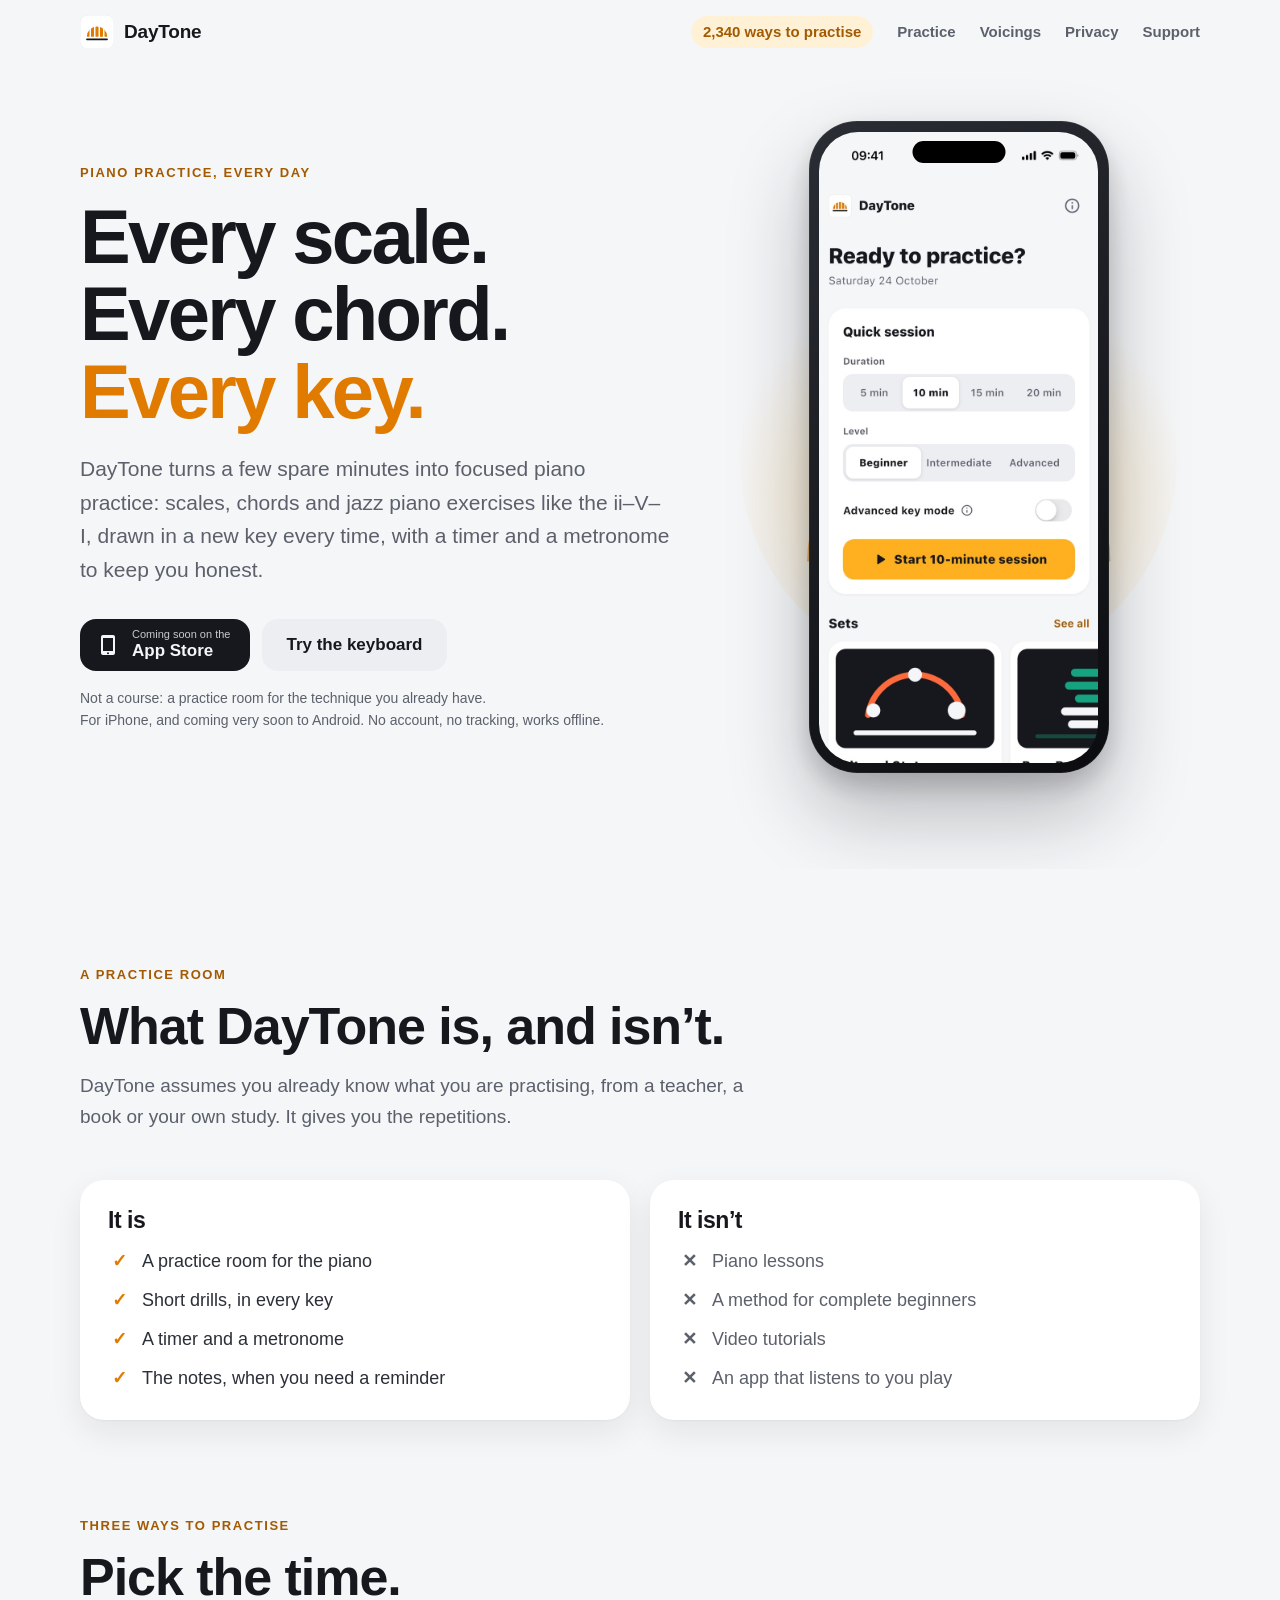
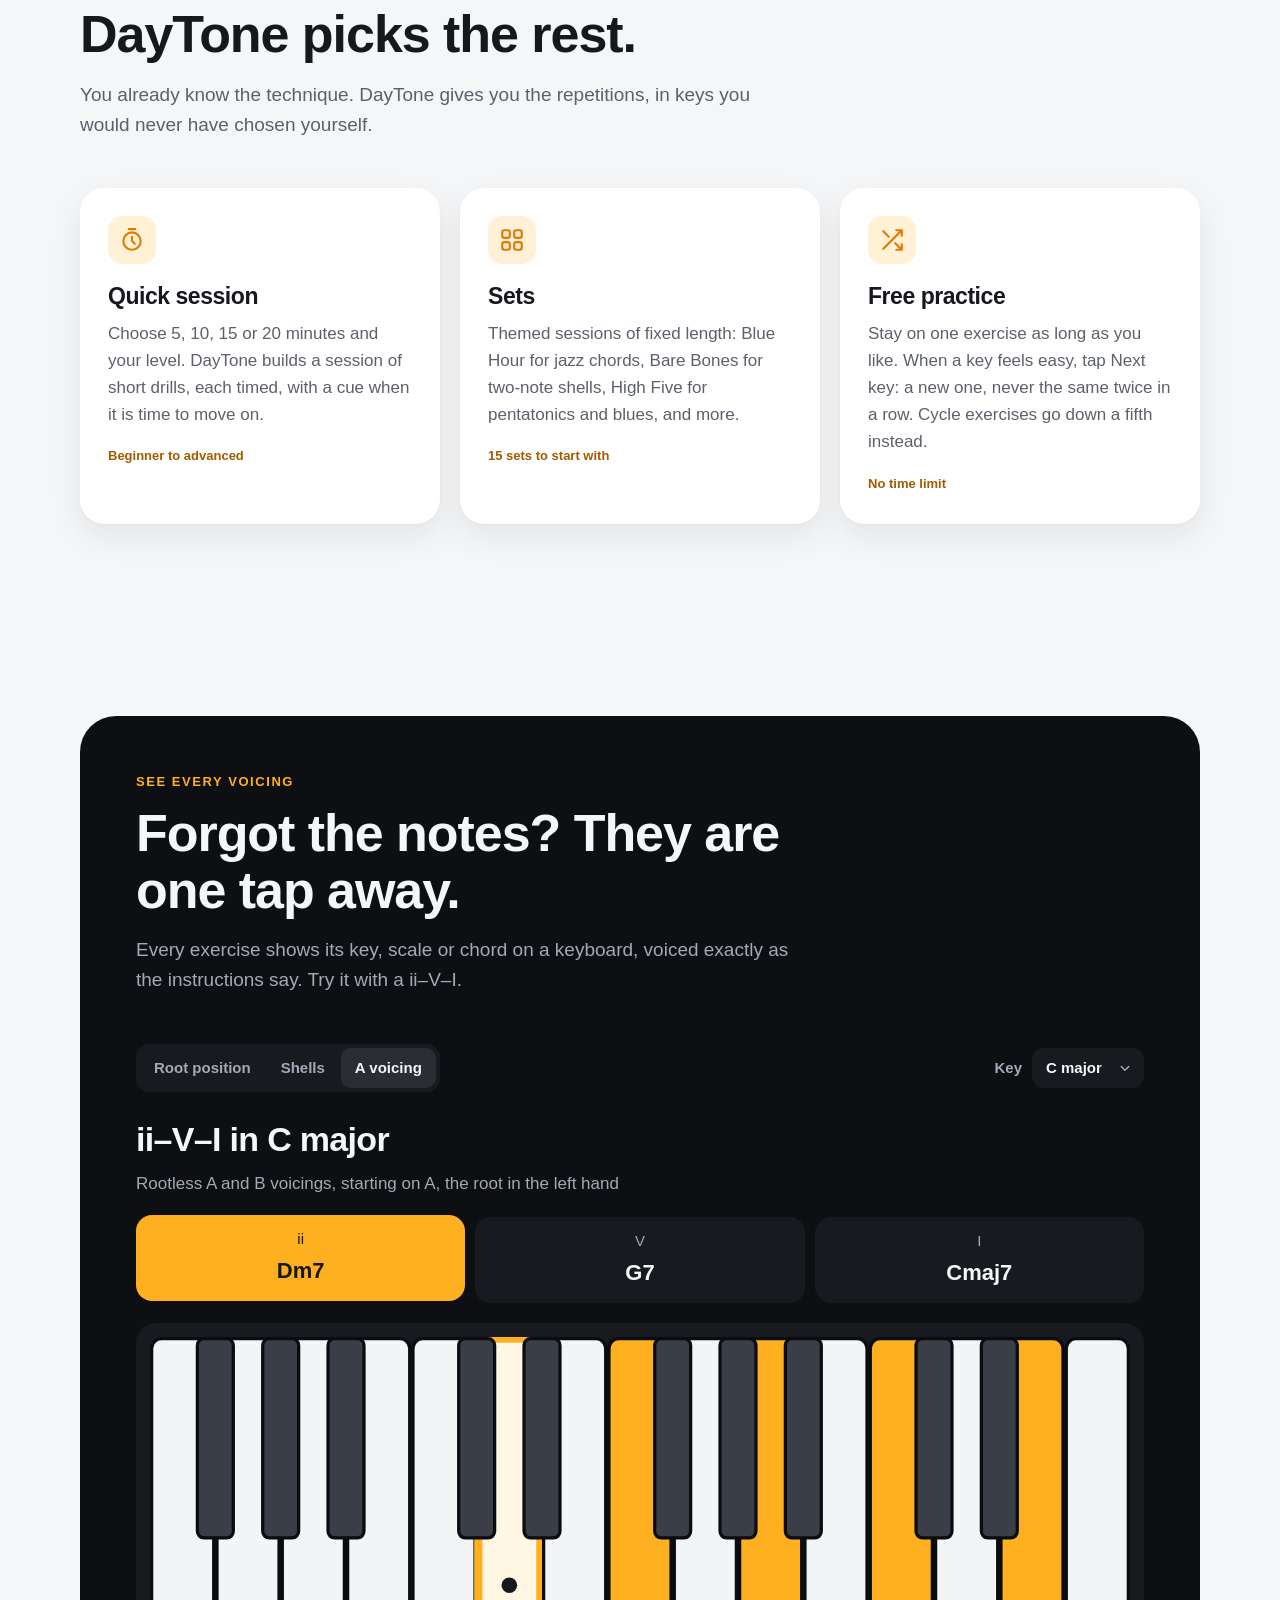
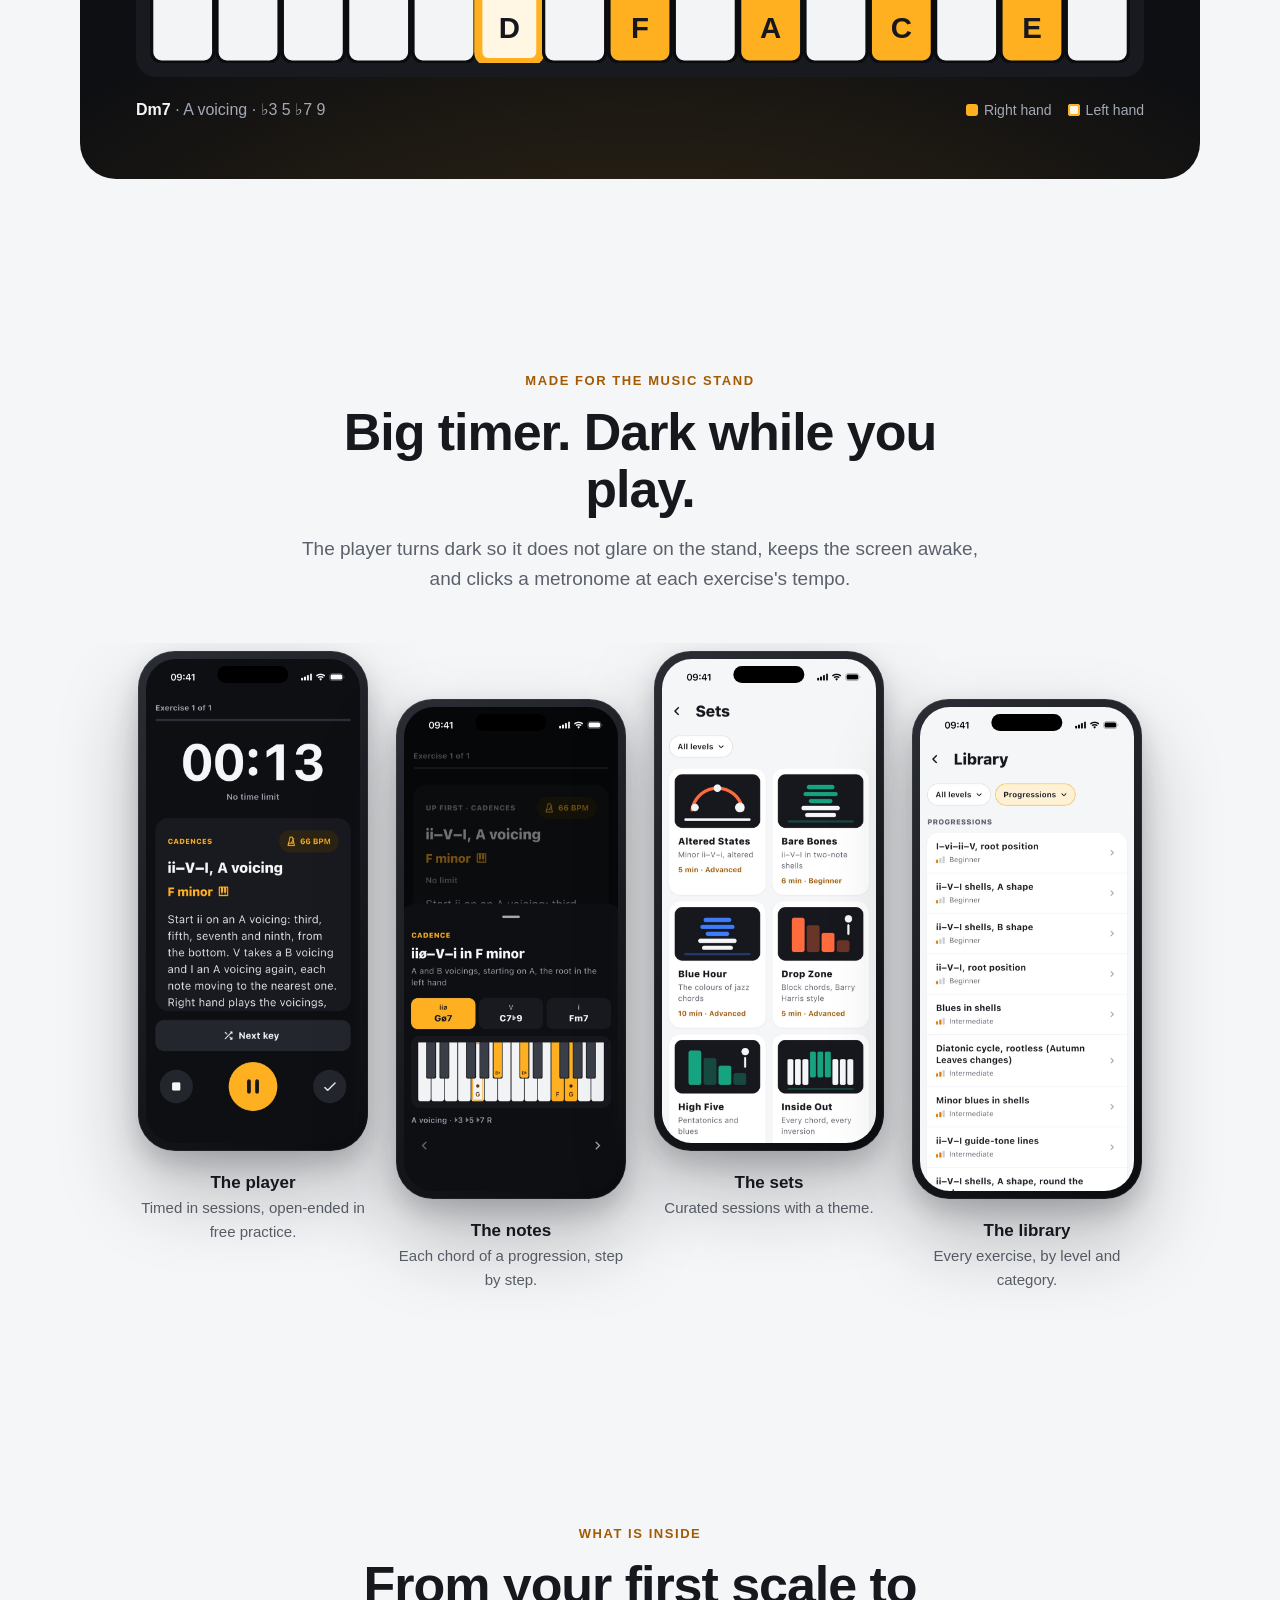
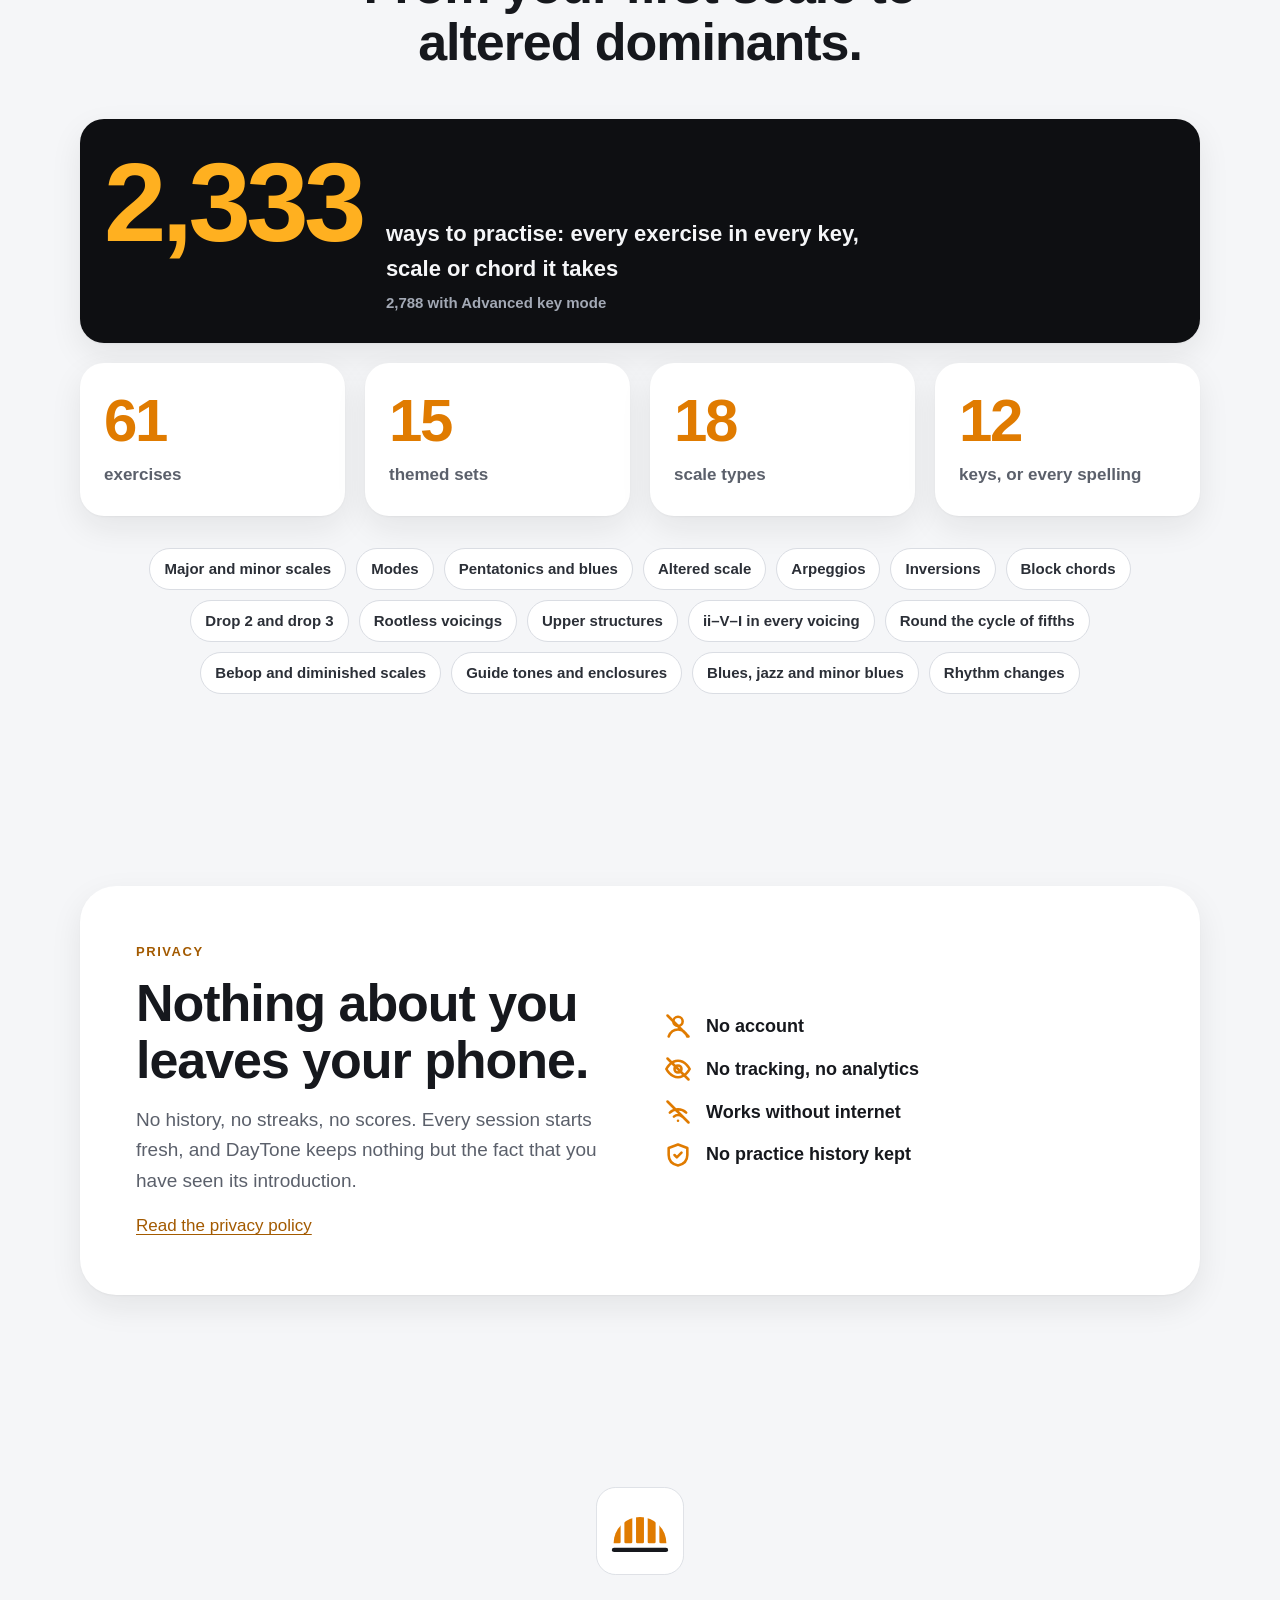
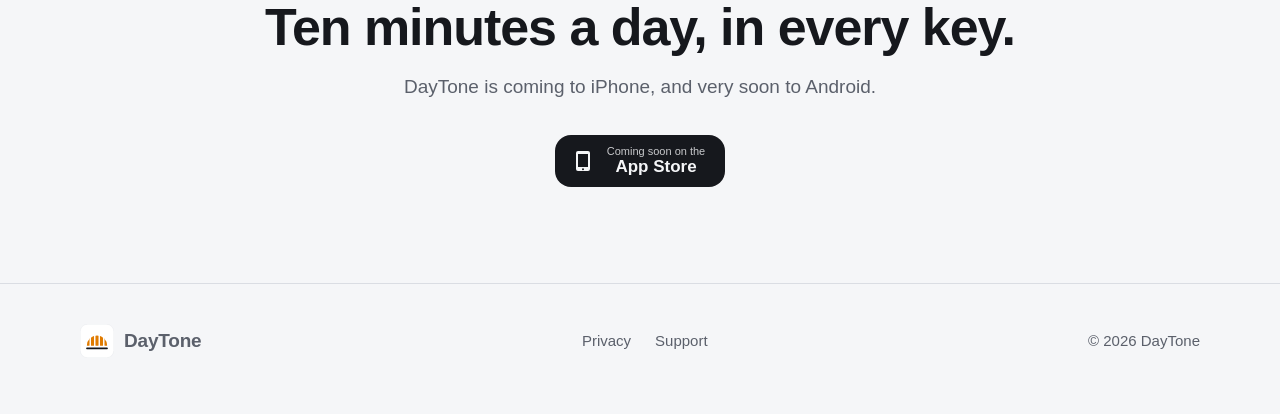
<file: index.html>
<!doctype html>
<html lang="en">
<head>
<meta charset="utf-8">
<meta name="viewport" content="width=device-width, initial-scale=1">
<title>DayTone · Piano practice app: scales, chords and ii–V–I in every key</title>
<meta name="description" content="DayTone is a daily piano practice app for iPhone: scales, arpeggios, chords and jazz piano exercises like the ii–V–I, in all 12 keys, with a timer and a metronome. No account, no tracking.">
<link rel="canonical" href="https://daytoneapp.com/">
<meta name="theme-color" content="#f5f6f8" media="(prefers-color-scheme: light)">
<meta name="theme-color" content="#0e0f12" media="(prefers-color-scheme: dark)">
<meta property="og:type" content="website">
<meta property="og:site_name" content="DayTone">
<meta property="og:url" content="https://daytoneapp.com/">
<meta property="og:title" content="DayTone · Daily piano practice, in every key">
<meta property="og:description" content="Scales, chords and jazz piano exercises like the ii–V–I, drawn in a new key every time. A few focused minutes a day.">
<meta property="og:image" content="https://daytoneapp.com/assets/img/og.png">
<meta property="og:image:width" content="1200">
<meta property="og:image:height" content="630">
<meta property="og:image:alt" content="DayTone: Every scale. Every chord. Every key. The app's player on an iPhone, showing a ii–V–I in A voicings.">
<meta name="twitter:card" content="summary_large_image">
<link rel="icon" href="assets/img/logo.svg" type="image/svg+xml">
<link rel="icon" href="assets/img/icon-192.png" type="image/png" sizes="192x192">
<link rel="apple-touch-icon" href="assets/img/apple-touch-icon.png">
<script type="application/ld+json">
{
  "@context": "https://schema.org",
  "@graph": [
    {
      "@type": "WebSite",
      "@id": "https://daytoneapp.com/#website",
      "name": "DayTone",
      "url": "https://daytoneapp.com/"
    },
    {
      "@type": "MobileApplication",
      "name": "DayTone",
      "url": "https://daytoneapp.com/",
      "operatingSystem": "iOS",
      "applicationCategory": "EducationalApplication",
      "description": "Daily piano practice: scales, arpeggios, chords, voicings and jazz progressions such as the ii–V–I and the blues, drawn in a new key every time, with a timer and a metronome.",
      "image": "https://daytoneapp.com/assets/img/icon-512.png",
      "screenshot": "https://daytoneapp.com/assets/img/screens/home.jpg"
    }
  ]
}
</script>
<link rel="stylesheet" href="assets/css/site.css">
<script>document.documentElement.classList.add('js');</script>
</head>
<body>
<a class="skip" href="#main">Skip to content</a>

<header class="nav">
  <div class="wrap nav__inner">
    <a class="brand" href="./" aria-label="DayTone home"><img src="assets/img/logo.svg" alt=""><span class="brand__name">DayTone</span></a>
    <nav class="nav__links" aria-label="Main">
      <a class="nav__count" href="#inside" title="Every exercise in every key, scale or chord it takes">2,340 ways to practise</a>
      <a class="nav__optional" href="#practice">Practice</a>
      <a class="nav__optional" href="#voicings">Voicings</a>
      <a class="nav__privacy" href="privacy/">Privacy</a>
      <a class="nav__support" href="support/">Support</a>
    </nav>
  </div>
</header>

<main id="main">

  <section class="hero">
    <div class="wrap hero__grid">
      <div>
        <p class="overline intro">Piano practice, every day</p>
        <h1 class="intro" style="--delay:.08s">Every scale.<br>Every chord.<br><em>Every key.</em></h1>
        <p class="hero__lede intro" style="--delay:.16s">DayTone turns a few spare minutes into focused piano practice: scales, chords and jazz piano exercises like the ii–V–I, drawn in a new key every time, with a timer and a metronome to keep you honest.</p>
        <div class="hero__actions intro" style="--delay:.24s">
          <a class="store-badge" href="#" aria-disabled="true" role="link" onclick="return false">
            <svg viewBox="0 0 24 24" aria-hidden="true"><path d="M7 2h10a2 2 0 0 1 2 2v16a2 2 0 0 1-2 2H7a2 2 0 0 1-2-2V4a2 2 0 0 1 2-2zm0 3v13h10V5H7zm5 14.25a1 1 0 1 0 0 2 1 1 0 0 0 0-2z"/></svg>
            <span><small>Coming soon on the</small><strong>App Store</strong></span>
          </a>
          <a class="button button--ghost" href="#voicings">Try the keyboard</a>
        </div>
        <p class="hero__note intro" style="--delay:.32s">Not a course: a practice room for the technique you already have.<br>For iPhone, and coming very soon to Android. No account, no tracking, works offline.</p>
      </div>
      <div class="hero__visual">
        <div class="sun" aria-hidden="true">
          <div class="sun__disc"></div>
          <div class="sun__keys"><span></span><span></span><span></span><span></span><span></span></div>
        </div>
        <div class="phone">
          <img src="assets/img/screens/home.jpg" width="720" height="1565" alt="The DayTone home screen: a quick session of 10 minutes at beginner level, ready to start, with sets below.">
        </div>
      </div>
    </div>
  </section>

  <section class="section section--tight" aria-labelledby="fit-title">
    <div class="wrap">
      <div class="section__head reveal">
        <p class="overline">A practice room</p>
        <h2 id="fit-title">What DayTone is, and isn’t.</h2>
        <p class="section__lede">DayTone assumes you already know what you are practising, from a teacher, a book or your own study. It gives you the repetitions.</p>
      </div>
      <div class="fit">
        <div class="fit__col fit__col--is reveal">
          <h3>It is</h3>
          <ul>
            <li>A practice room for the piano</li>
            <li>Short drills, in every key</li>
            <li>A timer and a metronome</li>
            <li>The notes, when you need a reminder</li>
          </ul>
        </div>
        <div class="fit__col fit__col--isnt reveal" style="--delay:.1s">
          <h3>It isn’t</h3>
          <ul>
            <li>Piano lessons</li>
            <li>A method for complete beginners</li>
            <li>Video tutorials</li>
            <li>An app that listens to you play</li>
          </ul>
        </div>
      </div>
    </div>
  </section>

  <section class="section" id="practice">
    <div class="wrap">
      <div class="section__head reveal">
        <p class="overline">Three ways to practise</p>
        <h2>Pick the time.<br>DayTone picks the rest.</h2>
        <p class="section__lede">You already know the technique. DayTone gives you the repetitions, in keys you would never have chosen yourself.</p>
      </div>
      <div class="ways">
        <article class="way reveal">
          <div class="way__icon" aria-hidden="true">
            <svg viewBox="0 0 24 24" fill="none" stroke="currentColor" stroke-width="2" stroke-linecap="round" stroke-linejoin="round"><circle cx="12" cy="13" r="8"/><path d="M12 9v4l2.5 2.5M9 2h6"/></svg>
          </div>
          <h3>Quick session</h3>
          <p>Choose 5, 10, 15 or 20 minutes and your level. DayTone builds a session of short drills, each timed, with a cue when it is time to move on.</p>
          <span class="way__tag">Beginner to advanced</span>
        </article>
        <article class="way reveal" style="--delay:.1s">
          <div class="way__icon" aria-hidden="true">
            <svg viewBox="0 0 24 24" fill="none" stroke="currentColor" stroke-width="2" stroke-linecap="round" stroke-linejoin="round"><rect x="3" y="3" width="7" height="7" rx="2"/><rect x="14" y="3" width="7" height="7" rx="2"/><rect x="3" y="14" width="7" height="7" rx="2"/><rect x="14" y="14" width="7" height="7" rx="2"/></svg>
          </div>
          <h3>Sets</h3>
          <p>Themed sessions of fixed length: Blue Hour for jazz chords, Bare Bones for two-note shells, High Five for pentatonics and blues, and more.</p>
          <span class="way__tag">15 sets to start with</span>
        </article>
        <article class="way reveal" style="--delay:.2s">
          <div class="way__icon" aria-hidden="true">
            <svg viewBox="0 0 24 24" fill="none" stroke="currentColor" stroke-width="2" stroke-linecap="round" stroke-linejoin="round"><path d="M16 3h5v5M4 20 21 3M21 16v5h-5M15 15l6 6M4 4l5 5"/></svg>
          </div>
          <h3>Free practice</h3>
          <p>Stay on one exercise as long as you like. When a key feels easy, tap Next key: a new one, never the same twice in a row. Cycle exercises go down a fifth instead.</p>
          <span class="way__tag">No time limit</span>
        </article>
      </div>
    </div>
  </section>

  <section class="section" id="voicings">
    <div class="wrap">
      <div class="stage reveal">
        <div class="section__head">
          <p class="overline">See every voicing</p>
          <h2>Forgot the notes? They are one tap away.</h2>
          <p class="section__lede">Every exercise shows its key, scale or chord on a keyboard, voiced exactly as the instructions say. Try it with a ii–V–I.</p>
        </div>

        <div class="demo" id="demo">
          <div class="demo__controls">
            <div class="segmented" role="group" aria-label="Voicing">
              <button type="button" data-voicing="root" aria-pressed="false">Root position</button>
              <button type="button" data-voicing="shells" aria-pressed="false">Shells</button>
              <button type="button" data-voicing="a" aria-pressed="true">A voicing</button>
            </div>
            <label class="demo__key">Key
              <select id="demo-key" aria-label="Key"></select>
            </label>
          </div>

          <div>
            <p class="demo__title" id="demo-title">ii–V–I in C major</p>
            <p class="demo__subtitle" id="demo-subtitle"></p>
          </div>

          <div class="chords" role="tablist" aria-label="Chords" id="demo-chords"></div>

          <div class="keyboard" id="demo-keyboard" aria-live="polite"></div>

          <div class="demo__formula">
            <span id="demo-formula"></span>
            <span class="legend" aria-hidden="true"><span><i></i>Right hand</span><span><i class="left"></i>Left hand</span></span>
          </div>
        </div>
      </div>
    </div>
  </section>

  <section class="section" aria-labelledby="screens-title">
    <div class="wrap section__head section__head--center reveal">
      <p class="overline">Made for the music stand</p>
      <h2 id="screens-title">Big timer. Dark while you play.</h2>
      <p class="section__lede">The player turns dark so it does not glare on the stand, keeps the screen awake, and clicks a metronome at each exercise's tempo.</p>
    </div>
    <div class="screens">
      <figure class="screen reveal">
        <div class="phone"><img src="assets/img/screens/player.jpg" width="720" height="1565" loading="lazy" alt="The player: a ii–V–I in A voicings in F minor, the clock counting up, a Next key button and the controls."></div>
        <figcaption><b>The player</b>Timed in sessions, open-ended in free practice.</figcaption>
      </figure>
      <figure class="screen reveal" style="--delay:.1s">
        <div class="phone"><img src="assets/img/screens/sheet.jpg" width="720" height="1565" loading="lazy" alt="The notes sheet: a iiø–V–i in F minor on a keyboard, the G half-diminished chord in an A voicing."></div>
        <figcaption><b>The notes</b>Each chord of a progression, step by step.</figcaption>
      </figure>
      <figure class="screen reveal" style="--delay:.2s">
        <div class="phone"><img src="assets/img/screens/sets.jpg" width="720" height="1565" loading="lazy" alt="The sets: Altered States, Bare Bones, Blue Hour, Drop Zone, High Five and Inside Out."></div>
        <figcaption><b>The sets</b>Curated sessions with a theme.</figcaption>
      </figure>
      <figure class="screen reveal" style="--delay:.3s">
        <div class="phone"><img src="assets/img/screens/library.jpg" width="720" height="1565" loading="lazy" alt="The library, filtered to progressions: ii–V–I shells and root position, the blues, the diatonic cycle and guide-tone lines."></div>
        <figcaption><b>The library</b>Every exercise, by level and category.</figcaption>
      </figure>
    </div>
  </section>

  <section class="section" id="inside">
    <div class="wrap">
      <div class="section__head section__head--center reveal">
        <p class="overline">What is inside</p>
        <h2>From your first scale to altered dominants.</h2>
      </div>
      <div class="numbers">
        <div class="number number--wide reveal"><strong data-count="2340">2,340</strong><span>ways to practise: every exercise in every key, scale or chord it takes<small>2,788 with Advanced key mode</small></span></div>
        <div class="number reveal"><strong data-count="61">61</strong><span>exercises</span></div>
        <div class="number reveal" style="--delay:.08s"><strong data-count="15">15</strong><span>themed sets</span></div>
        <div class="number reveal" style="--delay:.16s"><strong data-count="18">18</strong><span>scale types</span></div>
        <div class="number reveal" style="--delay:.24s"><strong data-count="12">12</strong><span>keys, or every spelling</span></div>
      </div>
      <div class="topics reveal" aria-label="Topics">
        <span>Major and minor scales</span><span>Modes</span><span>Pentatonics and blues</span><span>Altered scale</span>
        <span>Arpeggios</span><span>Inversions</span><span>Block chords</span><span>Drop 2 and drop 3</span>
        <span>Rootless voicings</span><span>Upper structures</span><span>ii–V–I in every voicing</span><span>Round the cycle of fifths</span>
        <span>Bebop and diminished scales</span><span>Guide tones and enclosures</span><span>Blues, jazz and minor blues</span><span>Rhythm changes</span>
      </div>
    </div>
  </section>

  <section class="section">
    <div class="wrap">
      <div class="promise reveal">
        <div>
          <p class="overline">Privacy</p>
          <h2>Nothing about you leaves your phone.</h2>
          <p class="section__lede">No history, no streaks, no scores. Every session starts fresh, and DayTone keeps nothing but the fact that you have seen its introduction.</p>
          <p style="margin-top:16px"><a href="privacy/">Read the privacy policy</a></p>
        </div>
        <ul class="promise__list">
          <li><svg viewBox="0 0 24 24" fill="none" stroke="currentColor" stroke-width="2.2" stroke-linecap="round" stroke-linejoin="round" aria-hidden="true"><circle cx="12" cy="8" r="4"/><path d="M4 21c1.5-4 4.5-6 8-6s6.5 2 8 6M3 3l18 18"/></svg>No account</li>
          <li><svg viewBox="0 0 24 24" fill="none" stroke="currentColor" stroke-width="2.2" stroke-linecap="round" stroke-linejoin="round" aria-hidden="true"><path d="M2 12s3.5-7 10-7 10 7 10 7-3.5 7-10 7S2 12 2 12z"/><circle cx="12" cy="12" r="3"/><path d="M3 3l18 18"/></svg>No tracking, no analytics</li>
          <li><svg viewBox="0 0 24 24" fill="none" stroke="currentColor" stroke-width="2.2" stroke-linecap="round" stroke-linejoin="round" aria-hidden="true"><path d="M5 12.5a10 10 0 0 1 14 0M8.5 16a5 5 0 0 1 7 0M12 19.5h.01M3 3l18 18"/></svg>Works without internet</li>
          <li><svg viewBox="0 0 24 24" fill="none" stroke="currentColor" stroke-width="2.2" stroke-linecap="round" stroke-linejoin="round" aria-hidden="true"><path d="M12 3 4 6v6c0 5 3.5 8 8 9 4.5-1 8-4 8-9V6l-8-3z"/><path d="M9 12l2 2 4-4"/></svg>No practice history kept</li>
        </ul>
      </div>
    </div>
  </section>

  <section class="section closing">
    <div class="wrap reveal">
      <img src="assets/img/logo.svg" alt="">
      <h2>Ten minutes a day, in every key.</h2>
      <p class="section__lede">DayTone is coming to iPhone, and very soon to Android.</p>
      <div class="hero__actions">
        <a class="store-badge" href="#" aria-disabled="true" role="link" onclick="return false">
          <svg viewBox="0 0 24 24" aria-hidden="true"><path d="M7 2h10a2 2 0 0 1 2 2v16a2 2 0 0 1-2 2H7a2 2 0 0 1-2-2V4a2 2 0 0 1 2-2zm0 3v13h10V5H7zm5 14.25a1 1 0 1 0 0 2 1 1 0 0 0 0-2z"/></svg>
          <span><small>Coming soon on the</small><strong>App Store</strong></span>
        </a>
      </div>
    </div>
  </section>

</main>

<footer class="footer">
  <div class="wrap footer__inner">
    <a class="brand" href="./"><img src="assets/img/logo.svg" alt="">DayTone</a>
    <nav aria-label="Footer">
      <a href="privacy/">Privacy</a>
      <a href="support/">Support</a>
    </nav>
    <span>© 2026 DayTone</span>
  </div>
</footer>

<script src="assets/js/voicings.js"></script>
<script src="assets/js/site.js"></script>
</body>
</html>
</file>
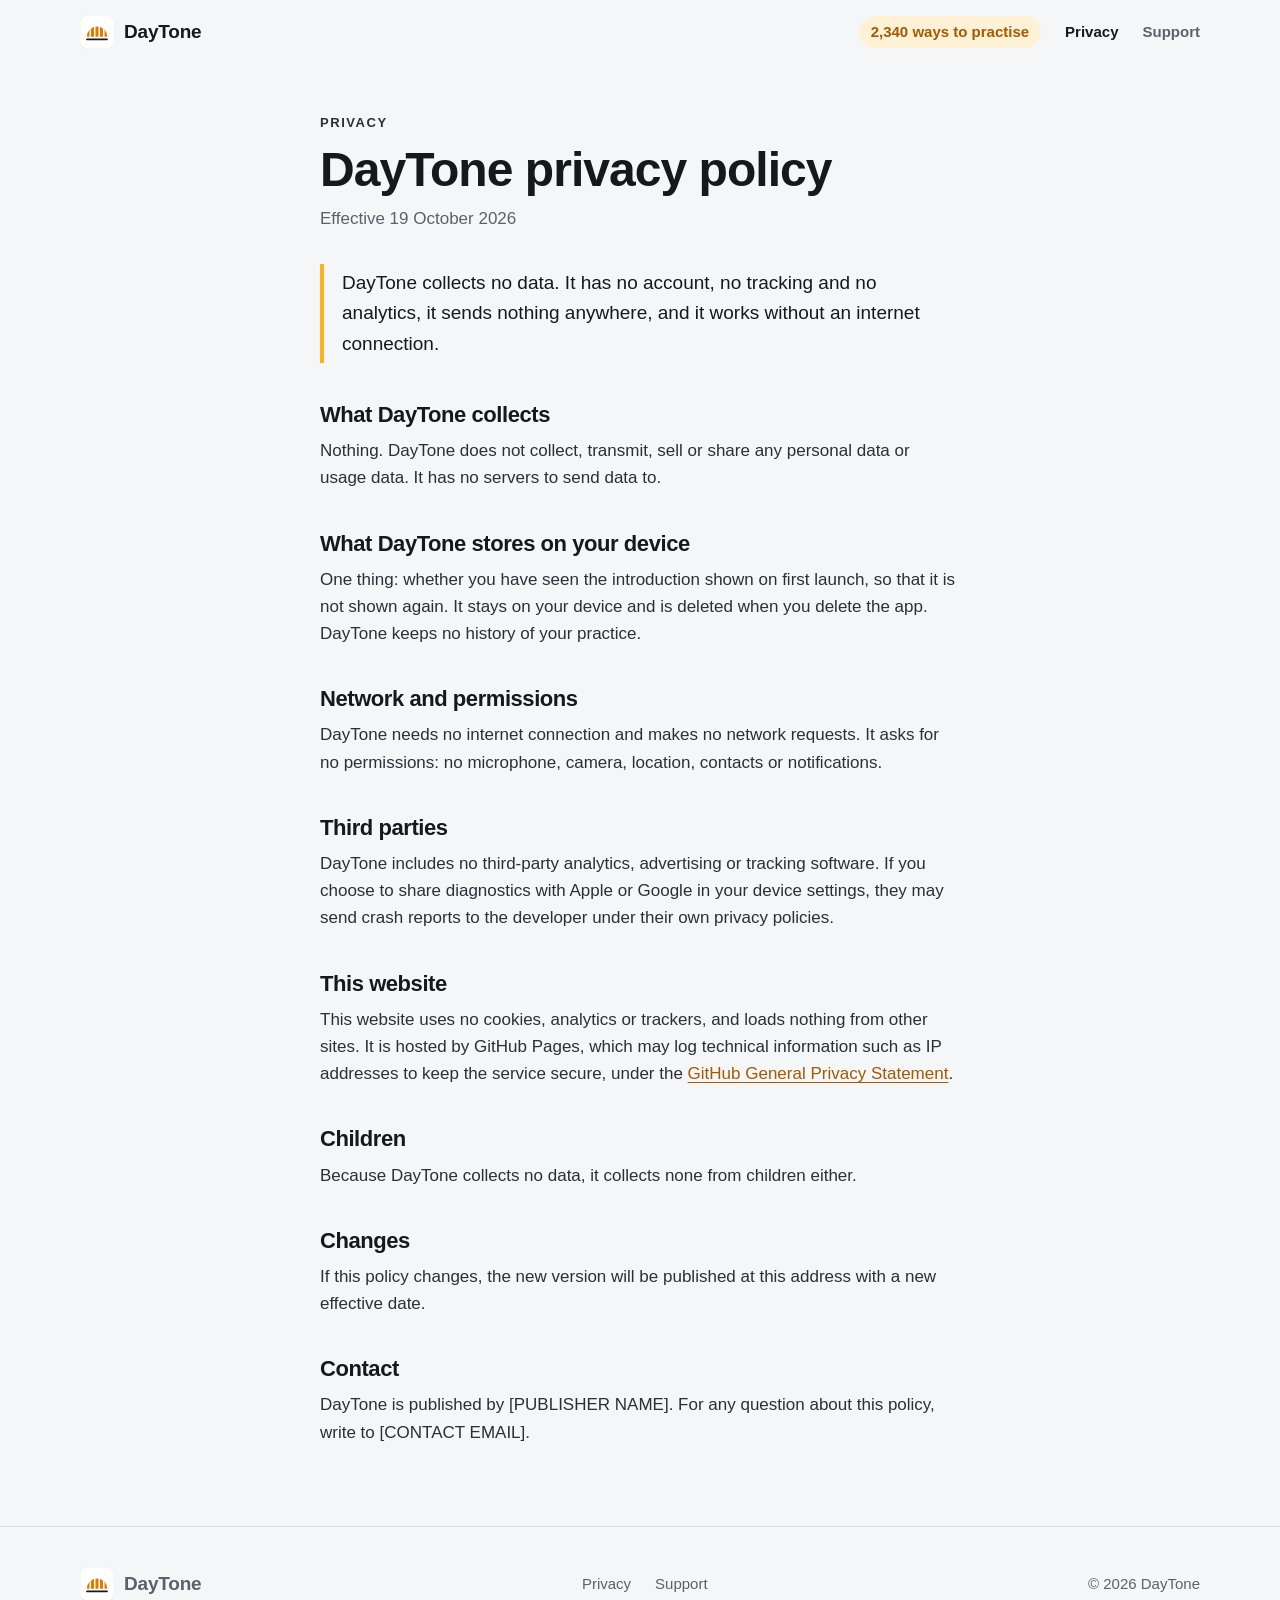
<file: privacy/index.html>
<!doctype html>
<html lang="en">
<head>
<meta charset="utf-8">
<meta name="viewport" content="width=device-width, initial-scale=1">
<title>Privacy policy · DayTone piano practice app</title>
<meta name="description" content="DayTone collects no data: no account, no tracking, no analytics, and it works without an internet connection.">
<meta name="theme-color" content="#f5f6f8" media="(prefers-color-scheme: light)">
<meta name="theme-color" content="#0e0f12" media="(prefers-color-scheme: dark)">
<link rel="canonical" href="https://daytoneapp.com/privacy/">
<meta property="og:type" content="website">
<meta property="og:site_name" content="DayTone">
<meta property="og:url" content="https://daytoneapp.com/privacy/">
<meta property="og:image" content="https://daytoneapp.com/assets/img/og.png">
<meta name="twitter:card" content="summary_large_image">
<link rel="icon" href="../assets/img/logo.svg" type="image/svg+xml">
<link rel="icon" href="../assets/img/icon-192.png" type="image/png" sizes="192x192">
<link rel="apple-touch-icon" href="../assets/img/apple-touch-icon.png">
<link rel="stylesheet" href="../assets/css/site.css">
</head>
<body>
<a class="skip" href="#main">Skip to content</a>

<header class="nav">
  <div class="wrap nav__inner">
    <a class="brand" href="../" aria-label="DayTone home"><img src="../assets/img/logo.svg" alt=""><span class="brand__name">DayTone</span></a>
    <nav class="nav__links" aria-label="Main">
      <a class="nav__count" href="../#inside" title="Every exercise in every key, scale or chord it takes">2,340 ways to practise</a>
      <a class="nav__privacy" href="./" aria-current="page">Privacy</a>
      <a class="nav__support" href="../support/">Support</a>
    </nav>
  </div>
</header>

<main id="main" class="doc">
  <p class="overline">Privacy</p>
  <h1>DayTone privacy policy</h1>
  <p class="meta">Effective 19 October 2026</p>

  <p class="summary">DayTone collects no data. It has no account, no tracking and no analytics, it
  sends nothing anywhere, and it works without an internet connection.</p>

  <h2>What DayTone collects</h2>
  <p>Nothing. DayTone does not collect, transmit, sell or share any personal data or usage data. It
  has no servers to send data to.</p>

  <h2>What DayTone stores on your device</h2>
  <p>One thing: whether you have seen the introduction shown on first launch, so that it is not
  shown again. It stays on your device and is deleted when you delete the app. DayTone keeps no
  history of your practice.</p>

  <h2>Network and permissions</h2>
  <p>DayTone needs no internet connection and makes no network requests. It asks for no
  permissions: no microphone, camera, location, contacts or notifications.</p>

  <h2>Third parties</h2>
  <p>DayTone includes no third-party analytics, advertising or tracking software. If you choose to
  share diagnostics with Apple or Google in your device settings, they may send crash reports to
  the developer under their own privacy policies.</p>

  <h2>This website</h2>
  <p>This website uses no cookies, analytics or trackers, and loads nothing from other sites. It is
  hosted by GitHub Pages, which may log technical information such as IP addresses to keep the
  service secure, under the
  <a href="https://docs.github.com/en/site-policy/privacy-policies/github-general-privacy-statement">GitHub
  General Privacy Statement</a>.</p>

  <h2>Children</h2>
  <p>Because DayTone collects no data, it collects none from children either.</p>

  <h2>Changes</h2>
  <p>If this policy changes, the new version will be published at this address with a new
  effective date.</p>

  <h2>Contact</h2>
  <p>DayTone is published by [PUBLISHER NAME]. For any question about this policy, write to
  [CONTACT EMAIL].</p>
</main>

<footer class="footer">
  <div class="wrap footer__inner">
    <a class="brand" href="../"><img src="../assets/img/logo.svg" alt="">DayTone</a>
    <nav aria-label="Footer">
      <a href="./">Privacy</a>
      <a href="../support/">Support</a>
    </nav>
    <span>© 2026 DayTone</span>
  </div>
</footer>
</body>
</html>
</file>
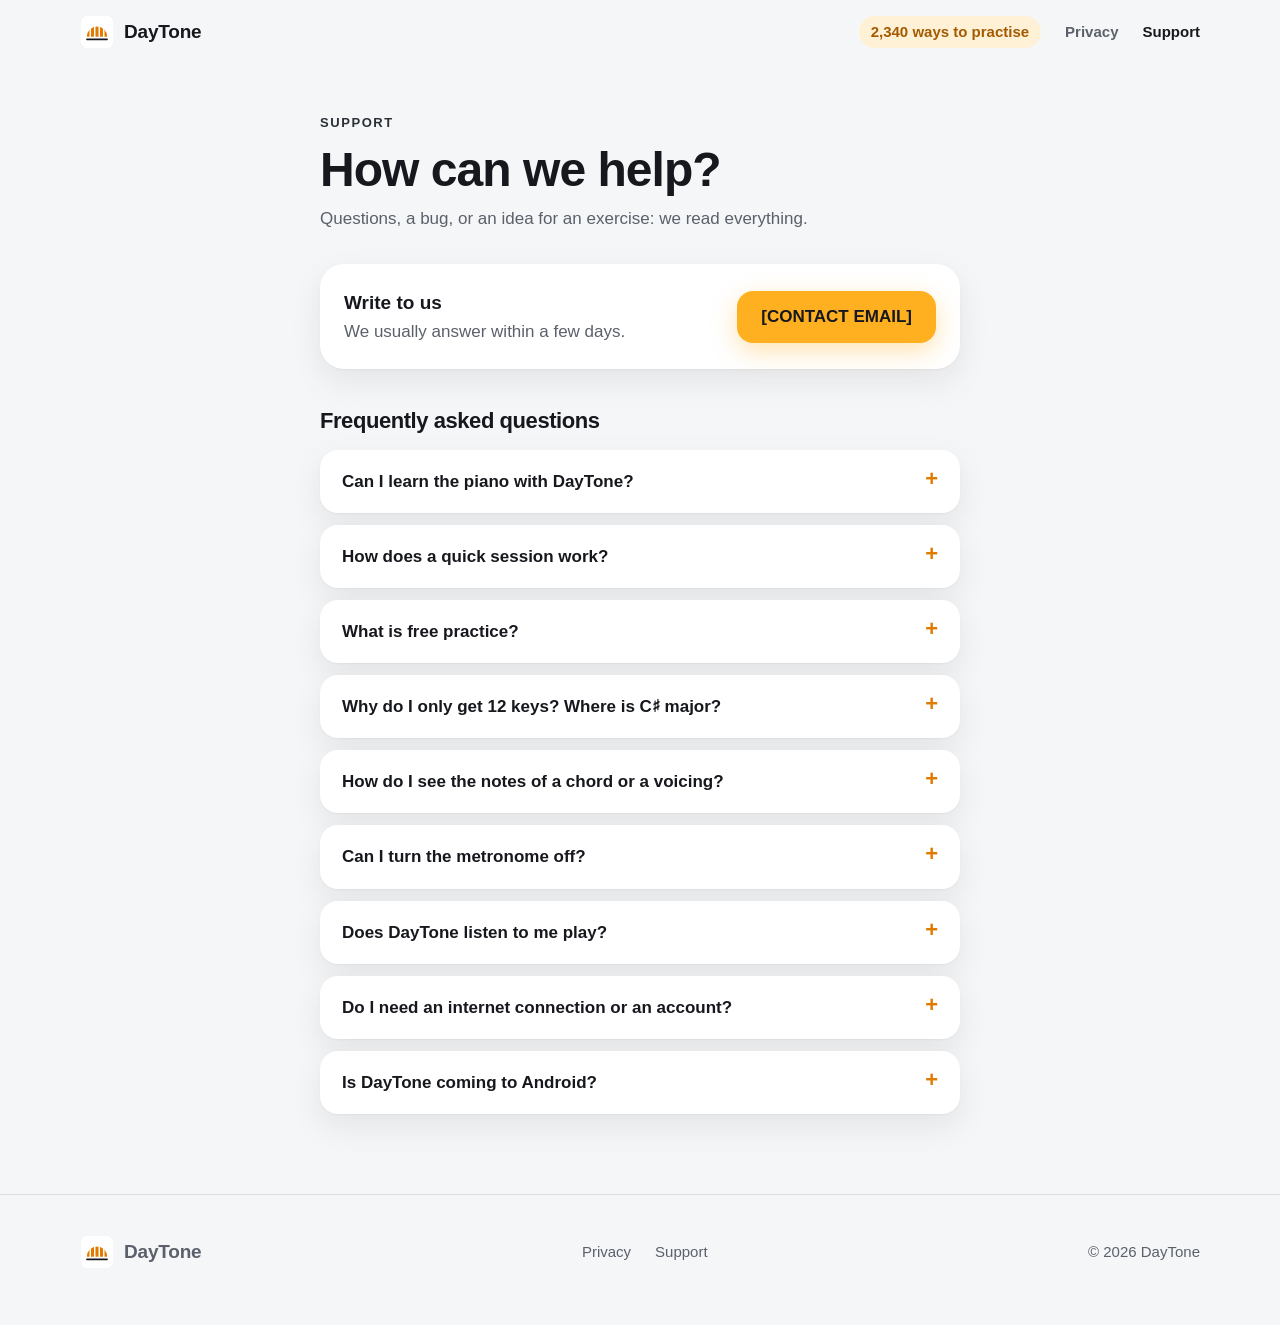
<file: support/index.html>
<!doctype html>
<html lang="en">
<head>
<meta charset="utf-8">
<meta name="viewport" content="width=device-width, initial-scale=1">
<title>Support and FAQ · DayTone piano practice app</title>
<meta name="description" content="Help with DayTone: how sessions, sets, free practice and keys work, and how to get in touch.">
<meta name="theme-color" content="#f5f6f8" media="(prefers-color-scheme: light)">
<meta name="theme-color" content="#0e0f12" media="(prefers-color-scheme: dark)">
<link rel="canonical" href="https://daytoneapp.com/support/">
<meta property="og:type" content="website">
<meta property="og:site_name" content="DayTone">
<meta property="og:url" content="https://daytoneapp.com/support/">
<meta property="og:image" content="https://daytoneapp.com/assets/img/og.png">
<meta name="twitter:card" content="summary_large_image">
<link rel="icon" href="../assets/img/logo.svg" type="image/svg+xml">
<link rel="icon" href="../assets/img/icon-192.png" type="image/png" sizes="192x192">
<link rel="apple-touch-icon" href="../assets/img/apple-touch-icon.png">
<link rel="stylesheet" href="../assets/css/site.css">
</head>
<body>
<a class="skip" href="#main">Skip to content</a>

<header class="nav">
  <div class="wrap nav__inner">
    <a class="brand" href="../" aria-label="DayTone home"><img src="../assets/img/logo.svg" alt=""><span class="brand__name">DayTone</span></a>
    <nav class="nav__links" aria-label="Main">
      <a class="nav__count" href="../#inside" title="Every exercise in every key, scale or chord it takes">2,340 ways to practise</a>
      <a class="nav__privacy" href="../privacy/">Privacy</a>
      <a class="nav__support" href="./" aria-current="page">Support</a>
    </nav>
  </div>
</header>

<main id="main" class="doc">
  <p class="overline">Support</p>
  <h1>How can we help?</h1>
  <p class="meta">Questions, a bug, or an idea for an exercise: we read everything.</p>

  <div class="contact">
    <p><strong>Write to us</strong>We usually answer within a few days.</p>
    <a class="button button--primary" href="mailto:[CONTACT EMAIL]">[CONTACT EMAIL]</a>
  </div>

  <h2>Frequently asked questions</h2>
  <div class="faq">
    <details>
      <summary>Can I learn the piano with DayTone?</summary>
      <p>No. DayTone is a practice room, not a course: it assumes you already know what you are
      practising, from a teacher, a book or your own study, and gives you the repetitions, in every
      key, a few focused minutes a day.</p>
    </details>
    <details>
      <summary>How does a quick session work?</summary>
      <p>Choose how long you have (5 to 20 minutes) and your level. DayTone picks exercises at
      that level, draws a key, scale or chord for each, and times them. A cue tells you when to move
      on. Tap Shuffle on the preview if you would like a different session.</p>
    </details>
    <details>
      <summary>What is free practice?</summary>
      <p>Open any exercise from the library and start free practice: there is no time limit, and
      the clock counts up. When the exercise is played in a key, tap Next key to move to another one,
      never the same twice in a row. Exercises that go round the cycle of fifths move down a fifth
      instead.</p>
    </details>
    <details>
      <summary>Why do I only get 12 keys? Where is C♯ major?</summary>
      <p>By default DayTone uses the 12 keys most players think in: C, D♭, D, E♭, E, F, G♭, G, A♭,
      A, B♭ and B. Turn on Advanced key mode, before a session, a set or an exercise, to add the
      other spellings, such as C♯ major or D♯ minor.</p>
    </details>
    <details>
      <summary>How do I see the notes of a chord or a voicing?</summary>
      <p>Tap the key, scale or chord name, next to the piano icon, before or during an exercise.
      The keyboard shows the notes as the exercise plays them; for a progression, step through each
      chord.</p>
    </details>
    <details>
      <summary>Can I turn the metronome off?</summary>
      <p>Yes: tap the tempo pill on the exercise card. It stays off for the rest of the session.</p>
    </details>
    <details>
      <summary>Does DayTone listen to me play?</summary>
      <p>No. DayTone never uses the microphone. It times your practice and shows you what to play;
      the listening is yours.</p>
    </details>
    <details>
      <summary>Do I need an internet connection or an account?</summary>
      <p>Neither. DayTone works entirely offline and has no account. See the
      <a href="../privacy/">privacy policy</a> for the details.</p>
    </details>
    <details>
      <summary>Is DayTone coming to Android?</summary>
      <p>Very soon. DayTone comes to iPhone first, and to Android shortly after.</p>
    </details>
  </div>
</main>

<footer class="footer">
  <div class="wrap footer__inner">
    <a class="brand" href="../"><img src="../assets/img/logo.svg" alt="">DayTone</a>
    <nav aria-label="Footer">
      <a href="../privacy/">Privacy</a>
      <a href="./">Support</a>
    </nav>
    <span>© 2026 DayTone</span>
  </div>
</footer>
</body>
</html>
</file>
<file: assets/css/site.css>
/* DayTone website: one stylesheet for every page. The colours are the app's
   (lib/src/ui/theme.dart in the app repo), light and dark. */

:root {
  --bg: #f5f6f8;
  --surface: #ffffff;
  --ink: #16181d;
  --ink-2: #5b606b;
  --ink-body: #2b2f37;
  --accent: #ffb020;
  --on-accent: #16181d;
  --accent-ink: #e07b00;
  --accent-text: #a35a00;
  --accent-tint: #fff1d6;
  --track: #eceef2;
  --border: #dadde3;
  --shadow: 0 1px 2px rgba(22, 24, 29, 0.04), 0 12px 32px rgba(22, 24, 29, 0.08);
  --stage: #0e0f12;
  --stage-surface: #181a1f;
  --stage-ink: #f5f6f8;
  --stage-ink-2: #a3a9b5;
  --radius: 24px;
  --page: 1120px;
  --gutter: 20px;
  color-scheme: light dark;
}

@media (prefers-color-scheme: dark) {
  :root {
    --bg: #0e0f12;
    --surface: #181a1f;
    --ink: #f5f6f8;
    --ink-2: #a3a9b5;
    --ink-body: #e4e6ea;
    --accent-ink: #ffb020;
    --accent-text: #ffb020;
    --accent-tint: #2b2414;
    --track: #23262d;
    --border: #2c3038;
    --shadow: 0 1px 2px rgba(0, 0, 0, 0.3), 0 12px 32px rgba(0, 0, 0, 0.35);
    --stage: #08090b;
    --stage-surface: #15171c;
  }
}

*,
*::before,
*::after {
  box-sizing: border-box;
}

html {
  -webkit-text-size-adjust: 100%;
  scroll-behavior: smooth;
}

body {
  margin: 0;
  background: var(--bg);
  color: var(--ink);
  font: 17px/1.6 -apple-system, BlinkMacSystemFont, "SF Pro Text", "Segoe UI", Roboto,
    "Helvetica Neue", Arial, sans-serif;
  -webkit-font-smoothing: antialiased;
  overflow-x: hidden;
}

img,
svg {
  display: block;
  max-width: 100%;
}

a {
  color: var(--accent-text);
  text-underline-offset: 3px;
}

h1,
h2,
h3 {
  margin: 0;
  font-family: -apple-system, BlinkMacSystemFont, "SF Pro Display", "Segoe UI", Roboto,
    "Helvetica Neue", Arial, sans-serif;
  letter-spacing: -0.02em;
  line-height: 1.1;
}

p {
  margin: 0;
}

:focus-visible {
  outline: 3px solid var(--accent);
  outline-offset: 3px;
  border-radius: 6px;
}

.skip {
  position: absolute;
  left: -999px;
  top: 8px;
  background: var(--surface);
  padding: 8px 12px;
  border-radius: 8px;
  z-index: 10;
}

.skip:focus {
  left: 8px;
}

.wrap {
  width: min(var(--page), 100% - 2 * var(--gutter));
  margin-inline: auto;
}

.overline {
  font-size: 13px;
  font-weight: 800;
  letter-spacing: 0.12em;
  text-transform: uppercase;
  color: var(--accent-text);
}

/* Navigation ------------------------------------------------------------ */

.nav {
  position: sticky;
  top: 0;
  z-index: 5;
  backdrop-filter: saturate(1.6) blur(14px);
  -webkit-backdrop-filter: saturate(1.6) blur(14px);
  background: color-mix(in srgb, var(--bg) 78%, transparent);
  border-bottom: 1px solid transparent;
  transition: border-color 0.2s;
}

.nav.is-scrolled {
  border-bottom-color: var(--border);
}

.nav__inner {
  display: flex;
  align-items: center;
  justify-content: space-between;
  height: 64px;
}

.brand {
  display: inline-flex;
  align-items: center;
  gap: 10px;
  color: var(--ink);
  text-decoration: none;
  font-weight: 800;
  font-size: 19px;
  letter-spacing: -0.01em;
}

.brand img {
  width: 34px;
  height: 34px;
}

.nav__links {
  display: flex;
  gap: 24px;
  font-size: 15px;
  font-weight: 600;
}

.nav__links a {
  color: var(--ink-2);
  text-decoration: none;
}

.nav__links a:hover,
.nav__links a[aria-current="page"] {
  color: var(--ink);
}

.nav__inner {
  gap: 16px;
}

/* The count of ways to practise, always in view in the bar. */
.nav__links .nav__count {
  padding: 4px 12px;
  border-radius: 999px;
  background: var(--accent-tint);
  color: var(--accent-text);
  font-weight: 800;
  white-space: nowrap;
  font-variant-numeric: tabular-nums;
}

.nav__links .nav__count:hover {
  color: var(--accent-text);
  background: color-mix(in srgb, var(--accent) 30%, var(--accent-tint));
}

.nav__links {
  align-items: center;
}

@media (max-width: 560px) {
  .nav__links {
    gap: 16px;
  }

  .nav__links .nav__optional {
    display: none;
  }
}

.nav .brand {
  flex: none;
}

/* On small phones the bar keeps the count; Privacy and Support stay in
   the footer of every page. */
@media (max-width: 400px) {
  .nav__links .nav__privacy {
    display: none;
  }
}

@media (max-width: 340px) {
  .nav__links .nav__support {
    display: none;
  }
}

/* On the narrowest screens the logo alone stands for the name. */
@media (max-width: 340px) {
  .nav .brand__name {
    display: none;
  }
}

/* Buttons --------------------------------------------------------------- */

.button {
  display: inline-flex;
  align-items: center;
  justify-content: center;
  gap: 10px;
  min-height: 52px;
  padding: 0 24px;
  border-radius: 16px;
  border: 0;
  font: inherit;
  font-weight: 800;
  font-size: 17px;
  text-decoration: none;
  cursor: pointer;
  transition: transform 0.15s, box-shadow 0.15s, background 0.15s;
}

.button--primary {
  background: var(--accent);
  color: var(--on-accent);
  box-shadow: 0 8px 24px rgba(255, 176, 32, 0.35);
}

.button--primary:hover {
  transform: translateY(-1px);
  box-shadow: 0 12px 28px rgba(255, 176, 32, 0.45);
}

.button--ghost {
  background: var(--track);
  color: var(--ink);
}

.button--ghost:hover {
  transform: translateY(-1px);
}

.store-badge {
  display: inline-flex;
  align-items: center;
  gap: 12px;
  min-height: 52px;
  padding: 0 20px 0 16px;
  border-radius: 16px;
  background: var(--ink);
  color: var(--bg);
  text-decoration: none;
  line-height: 1.15;
}

.store-badge svg {
  width: 24px;
  height: 24px;
  fill: currentColor;
}

.store-badge small {
  display: block;
  font-size: 11px;
  opacity: 0.8;
}

.store-badge strong {
  display: block;
  font-size: 17px;
}

.store-badge[aria-disabled="true"] {
  cursor: default;
}

/* Hero ------------------------------------------------------------------ */

.hero {
  position: relative;
  padding: 56px 0 96px;
  overflow: hidden;
}

.hero__grid {
  display: grid;
  grid-template-columns: 1.1fr 0.9fr;
  align-items: center;
  gap: 48px;
}

.hero h1 {
  font-size: clamp(44px, 7vw, 76px);
  font-weight: 800;
  letter-spacing: -0.035em;
  line-height: 1.02;
  margin: 14px 0 22px;
}

.hero h1 em {
  font-style: normal;
  color: var(--accent-ink);
}

.hero__lede {
  font-size: clamp(18px, 2.2vw, 21px);
  color: var(--ink-2);
  max-width: 34em;
}

.hero__actions {
  display: flex;
  flex-wrap: wrap;
  gap: 12px;
  margin-top: 32px;
}

.hero__note {
  margin-top: 16px;
  font-size: 14px;
  color: var(--ink-2);
}

.hero__visual {
  position: relative;
  display: grid;
  place-items: center;
  min-height: 560px;
}

/* The logo's sun: five keys rising over a horizon, behind the phone. */
.sun {
  position: absolute;
  inset: 50% auto auto 50%;
  width: min(520px, 110vw);
  aspect-ratio: 1;
  transform: translate(-50%, -48%);
  pointer-events: none;
}

.sun__disc {
  position: absolute;
  inset: 8%;
  border-radius: 50%;
  background: radial-gradient(circle at 50% 60%, rgba(255, 176, 32, 0.38), rgba(255, 176, 32, 0) 68%);
  animation: breathe 7s ease-in-out infinite;
}

.sun__keys {
  position: absolute;
  inset: 18% 18% 30%;
  display: flex;
  justify-content: space-between;
  align-items: flex-end;
  clip-path: circle(50% at 50% 100%);
  opacity: 0.55;
}

.sun__keys span {
  width: 13%;
  height: 100%;
  border-radius: 6px 6px 0 0;
  background: linear-gradient(var(--accent), var(--accent-ink));
  transform-origin: bottom;
  animation: rise 1.4s cubic-bezier(0.2, 0.8, 0.2, 1) both;
}

.sun__keys span:nth-child(2) { animation-delay: 0.08s; }
.sun__keys span:nth-child(3) { animation-delay: 0.16s; }
.sun__keys span:nth-child(4) { animation-delay: 0.24s; }
.sun__keys span:nth-child(5) { animation-delay: 0.32s; }

@keyframes rise {
  from { transform: scaleY(0); }
  to { transform: scaleY(1); }
}

@keyframes breathe {
  0%, 100% { transform: scale(1); opacity: 1; }
  50% { transform: scale(1.06); opacity: 0.85; }
}

@media (max-width: 880px) {
  .hero {
    padding-top: 32px;
  }

  .hero__grid {
    grid-template-columns: 1fr;
    gap: 24px;
  }

  .hero__visual {
    min-height: 0;
    padding: 24px 0 8px;
  }
}

/* Phones ---------------------------------------------------------------- */

.phone {
  position: relative;
  width: var(--phone-w, 290px);
  aspect-ratio: 1206 / 2622;
  border-radius: calc(var(--phone-w, 290px) * 0.16);
  padding: calc(var(--phone-w, 290px) * 0.035);
  background: linear-gradient(145deg, #2a2d34, #0b0c0f);
  box-shadow:
    0 0 0 1px rgba(255, 255, 255, 0.06) inset,
    0 40px 80px rgba(22, 24, 29, 0.28),
    0 12px 24px rgba(22, 24, 29, 0.18);
  flex: none;
}

.phone img {
  width: 100%;
  height: 100%;
  object-fit: cover;
  border-radius: calc(var(--phone-w, 290px) * 0.13);
}

/* The camera island, which screenshots leave out. */
.phone::after {
  content: "";
  position: absolute;
  top: calc(var(--phone-w, 290px) * 0.065);
  left: 50%;
  width: 31%;
  height: 3.4%;
  transform: translateX(-50%);
  border-radius: 999px;
  background: #000;
}

.hero .phone {
  --phone-w: min(300px, 72vw);
  animation: float 8s ease-in-out infinite;
}

@keyframes float {
  0%, 100% { transform: translateY(0) rotate(-1.5deg); }
  50% { transform: translateY(-12px) rotate(-0.5deg); }
}

/* Sections -------------------------------------------------------------- */

.section {
  padding: 96px 0;
}

.section__head {
  max-width: 680px;
  margin-bottom: 48px;
}

.section__head--center {
  margin-inline: auto;
  text-align: center;
}

.section h2 {
  font-size: clamp(34px, 5vw, 52px);
  font-weight: 800;
  margin: 12px 0 16px;
}

.section__lede {
  font-size: 19px;
  color: var(--ink-2);
}

@media (max-width: 640px) {
  .section {
    padding: 72px 0;
  }
}

/* Is / isn't ------------------------------------------------------------ */

.section--tight {
  padding-bottom: 0;
}

.fit {
  display: grid;
  grid-template-columns: 1fr 1fr;
  gap: 20px;
}

.fit__col {
  background: var(--surface);
  border-radius: var(--radius);
  padding: 28px;
  box-shadow: var(--shadow);
}

.fit__col h3 {
  font-size: 23px;
  font-weight: 800;
  margin-bottom: 14px;
}

.fit__col ul {
  list-style: none;
  margin: 0;
  padding: 0;
  display: grid;
  gap: 10px;
}

.fit__col li {
  display: flex;
  gap: 12px;
  align-items: baseline;
  font-size: 18px;
  color: var(--ink-body);
}

.fit__col li::before {
  flex: none;
  width: 22px;
  font-weight: 800;
  text-align: center;
}

.fit__col--is li::before {
  content: "✓";
  color: var(--accent-ink);
}

.fit__col--isnt li::before {
  content: "✕";
  color: var(--ink-2);
}

.fit__col--isnt li {
  color: var(--ink-2);
}

@media (max-width: 720px) {
  .fit {
    grid-template-columns: 1fr;
  }
}

/* Ways to practise ------------------------------------------------------- */

.ways {
  display: grid;
  grid-template-columns: repeat(3, 1fr);
  gap: 20px;
}

.way {
  position: relative;
  background: var(--surface);
  border-radius: var(--radius);
  padding: 28px;
  box-shadow: var(--shadow);
  overflow: hidden;
}

.way__icon {
  width: 48px;
  height: 48px;
  border-radius: 14px;
  display: grid;
  place-items: center;
  background: var(--accent-tint);
  color: var(--accent-ink);
  margin-bottom: 20px;
}

.way__icon svg {
  width: 26px;
  height: 26px;
}

.way h3 {
  font-size: 23px;
  font-weight: 800;
  margin-bottom: 10px;
}

.way p {
  color: var(--ink-2);
}

.way__tag {
  display: inline-block;
  margin-top: 18px;
  font-size: 13px;
  font-weight: 700;
  color: var(--accent-text);
}

@media (max-width: 880px) {
  .ways {
    grid-template-columns: 1fr;
  }
}

/* Keyboard demo ---------------------------------------------------------- */

.stage {
  background: var(--stage);
  color: var(--stage-ink);
  border-radius: 36px;
  padding: clamp(24px, 5vw, 56px);
  overflow: hidden;
  position: relative;
}

.stage::before {
  content: "";
  position: absolute;
  inset: auto -20% -60% -20%;
  height: 80%;
  background: radial-gradient(closest-side, rgba(255, 176, 32, 0.18), transparent);
  pointer-events: none;
}

.stage .overline {
  color: var(--accent);
}

.stage h2 {
  color: var(--stage-ink);
}

.stage .section__lede {
  color: var(--stage-ink-2);
}

.demo {
  position: relative;
  display: grid;
  gap: 20px;
}

.demo__controls {
  display: flex;
  flex-wrap: wrap;
  gap: 12px;
  align-items: center;
  justify-content: space-between;
}

.segmented {
  display: inline-flex;
  padding: 4px;
  border-radius: 14px;
  background: var(--stage-surface);
  gap: 2px;
}

.segmented button {
  min-height: 40px;
  padding: 0 14px;
  border: 0;
  border-radius: 10px;
  background: transparent;
  color: var(--stage-ink-2);
  font: inherit;
  font-size: 15px;
  font-weight: 700;
  cursor: pointer;
  transition: background 0.2s, color 0.2s;
}

.segmented button[aria-pressed="true"] {
  background: #2a2d34;
  color: var(--stage-ink);
}

.demo__key {
  display: inline-flex;
  align-items: center;
  gap: 10px;
  font-size: 15px;
  font-weight: 700;
  color: var(--stage-ink-2);
}

.demo__key select {
  min-height: 40px;
  padding: 0 34px 0 14px;
  border-radius: 12px;
  border: 0;
  background: var(--stage-surface)
    url("data:image/svg+xml,%3Csvg xmlns='http://www.w3.org/2000/svg' viewBox='0 0 24 24'%3E%3Cpath d='M7 10l5 5 5-5' fill='none' stroke='%23a3a9b5' stroke-width='2' stroke-linecap='round'/%3E%3C/svg%3E")
    right 10px center / 18px no-repeat;
  color: var(--stage-ink);
  font: inherit;
  font-weight: 800;
  appearance: none;
  -webkit-appearance: none;
  cursor: pointer;
}

.demo__title {
  font-size: clamp(26px, 3.6vw, 34px);
  font-weight: 800;
  letter-spacing: -0.02em;
}

.demo__subtitle {
  color: var(--stage-ink-2);
  margin-top: 4px;
}

.chords {
  display: grid;
  grid-template-columns: repeat(3, 1fr);
  gap: 10px;
}

.chords button {
  display: grid;
  gap: 2px;
  justify-items: center;
  padding: 12px 8px;
  border: 0;
  border-radius: 16px;
  background: var(--stage-surface);
  color: var(--stage-ink);
  font: inherit;
  cursor: pointer;
  transition: background 0.25s, color 0.25s, transform 0.25s;
}

.chords button span {
  font-size: 15px;
  color: var(--stage-ink-2);
  transition: color 0.25s;
}

.chords button strong {
  font-size: 22px;
  font-weight: 800;
}

.chords button[aria-selected="true"] {
  background: var(--accent);
  color: var(--on-accent);
  transform: translateY(-2px);
}

.chords button[aria-selected="true"] span {
  color: var(--on-accent);
}

.keyboard {
  background: var(--stage-surface);
  border-radius: 20px;
  padding: 14px;
}

.keyboard svg {
  width: 100%;
  height: auto;
}

.key-white {
  fill: #f3f4f6;
  stroke: #0b0c0f;
  stroke-width: 1;
  transition: fill 0.3s;
}

.key-black {
  fill: #3a3e47;
  stroke: #0b0c0f;
  stroke-width: 1;
  transition: fill 0.3s;
}

.key-white.is-lit,
.key-black.is-lit {
  fill: var(--accent);
}

.key-white.is-left {
  fill: #fff6e3;
  stroke: var(--accent);
  stroke-width: 2.5;
}

.key-black.is-left {
  fill: #6b5321;
  stroke: var(--accent);
  stroke-width: 2.5;
}

.key-label {
  font: 700 9px -apple-system, BlinkMacSystemFont, "Segoe UI", sans-serif;
  text-anchor: middle;
  fill: #16181d;
  opacity: 0;
  transition: opacity 0.25s;
}

.key-label.is-shown {
  opacity: 1;
}

.key-root {
  fill: #16181d;
  opacity: 0;
  transition: opacity 0.25s;
}

.key-root.is-shown {
  opacity: 1;
}

.demo__formula {
  display: flex;
  flex-wrap: wrap;
  align-items: center;
  gap: 8px 16px;
  justify-content: space-between;
  color: var(--stage-ink-2);
  font-size: 16px;
}

.demo__formula b {
  color: var(--stage-ink);
}

.legend {
  display: inline-flex;
  gap: 16px;
  font-size: 14px;
}

.legend i {
  display: inline-block;
  width: 12px;
  height: 12px;
  border-radius: 3px;
  margin-right: 6px;
  vertical-align: -1px;
  background: var(--accent);
}

.legend i.left {
  background: #fff6e3;
  box-shadow: 0 0 0 2px var(--accent) inset;
}

@media (max-width: 560px) {
  .demo__controls {
    flex-direction: column;
    align-items: stretch;
  }

  .segmented {
    display: flex;
  }

  .segmented button {
    flex: 1;
    padding: 0 6px;
  }

  .chords button strong {
    font-size: 18px;
  }
}

/* Screens ---------------------------------------------------------------- */

.screens {
  display: flex;
  gap: 28px;
  justify-content: center;
  align-items: flex-start;
  padding: 8px var(--gutter) 40px;
  overflow-x: auto;
  scroll-snap-type: x mandatory;
  scrollbar-width: none;
}

.screens::-webkit-scrollbar {
  display: none;
}

.screen {
  margin: 0;
  scroll-snap-align: center;
  display: grid;
  gap: 18px;
  justify-items: center;
  text-align: center;
}

.screen .phone {
  --phone-w: 230px;
}

.screen:nth-child(even) {
  margin-top: 48px;
}

.screen figcaption {
  max-width: 230px;
  font-size: 15px;
  color: var(--ink-2);
}

.screen figcaption b {
  display: block;
  color: var(--ink);
  font-size: 17px;
}

@media (max-width: 1100px) {
  .screens {
    justify-content: flex-start;
  }
}

/* Numbers ---------------------------------------------------------------- */

.numbers {
  display: grid;
  grid-template-columns: repeat(4, 1fr);
  gap: 20px;
}

.number {
  background: var(--surface);
  border-radius: var(--radius);
  padding: 28px 24px;
  box-shadow: var(--shadow);
}

.number strong {
  display: block;
  font-size: clamp(44px, 6vw, 60px);
  font-weight: 800;
  letter-spacing: -0.04em;
  line-height: 1;
  color: var(--accent-ink);
  font-variant-numeric: tabular-nums;
}

.number span {
  display: block;
  margin-top: 10px;
  color: var(--ink-2);
  font-weight: 600;
}

/* The headline number spans the row above the others. */
.number--wide {
  grid-column: 1 / -1;
  display: flex;
  flex-wrap: wrap;
  align-items: baseline;
  gap: 8px 24px;
  background: var(--stage);
  color: var(--stage-ink);
}

.number--wide strong {
  font-size: clamp(64px, 11vw, 112px);
  color: var(--accent);
}

.number--wide span {
  margin-top: 0;
  font-size: clamp(18px, 2.4vw, 22px);
  color: var(--stage-ink);
  max-width: 22em;
}

.number--wide small {
  display: block;
  margin-top: 4px;
  font-size: 15px;
  font-weight: 600;
  color: var(--stage-ink-2);
}

@media (max-width: 880px) {
  .numbers {
    grid-template-columns: repeat(2, 1fr);
  }
}

.topics {
  display: flex;
  flex-wrap: wrap;
  gap: 10px;
  margin-top: 32px;
  justify-content: center;
}

.topics span {
  padding: 8px 14px;
  border-radius: 999px;
  background: var(--surface);
  border: 1px solid var(--border);
  font-size: 15px;
  font-weight: 600;
  color: var(--ink-body);
}

/* Promise ---------------------------------------------------------------- */

.promise {
  display: grid;
  grid-template-columns: 1fr 1fr;
  gap: 48px;
  align-items: center;
  background: var(--surface);
  border-radius: 36px;
  padding: clamp(28px, 5vw, 56px);
  box-shadow: var(--shadow);
}

.promise__list {
  list-style: none;
  margin: 0;
  padding: 0;
  display: grid;
  gap: 14px;
}

.promise__list li {
  display: flex;
  gap: 14px;
  align-items: center;
  font-size: 18px;
  font-weight: 650;
}

.promise__list svg {
  width: 28px;
  height: 28px;
  flex: none;
  color: var(--accent-ink);
}

@media (max-width: 880px) {
  .promise {
    grid-template-columns: 1fr;
    gap: 28px;
  }
}

/* Final call ------------------------------------------------------------- */

.closing {
  text-align: center;
}

.closing img {
  width: 88px;
  height: 88px;
  margin: 0 auto 24px;
}

.closing .hero__actions {
  justify-content: center;
}

/* Footer ----------------------------------------------------------------- */

.footer {
  padding: 40px 0 56px;
  border-top: 1px solid var(--border);
  font-size: 15px;
  color: var(--ink-2);
}

.footer__inner {
  display: flex;
  flex-wrap: wrap;
  gap: 16px 32px;
  align-items: center;
  justify-content: space-between;
}

.footer nav {
  display: flex;
  gap: 24px;
}

.footer a {
  color: var(--ink-2);
  text-decoration: none;
}

.footer a:hover {
  color: var(--ink);
}

/* Text pages (privacy, support) ----------------------------------------- */

.doc {
  max-width: 680px;
  margin: 0 auto;
  padding: 48px var(--gutter) 80px;
}

.doc h1 {
  font-size: clamp(36px, 6vw, 48px);
  font-weight: 800;
  margin: 10px 0 8px;
}

.doc h2 {
  font-size: 22px;
  font-weight: 800;
  margin: 40px 0 10px;
}

.doc p,
.doc li {
  color: var(--ink-body);
}

.doc p + p {
  margin-top: 14px;
}

.doc ul {
  padding-left: 22px;
}

.doc .meta {
  color: var(--ink-2);
  margin-bottom: 32px;
}

.doc .summary {
  border-left: 4px solid var(--accent);
  padding: 4px 0 4px 18px;
  font-size: 19px;
  color: var(--ink);
}

.contact {
  display: flex;
  flex-wrap: wrap;
  gap: 12px 20px;
  align-items: center;
  justify-content: space-between;
  margin: 28px 0 8px;
  padding: 24px;
  border-radius: var(--radius);
  background: var(--surface);
  box-shadow: var(--shadow);
}

.contact p {
  color: var(--ink-2);
}

.contact strong {
  display: block;
  color: var(--ink);
  font-size: 19px;
}

.faq {
  margin-top: 16px;
  display: grid;
  gap: 12px;
}

.faq details {
  background: var(--surface);
  border-radius: 18px;
  padding: 18px 22px;
  box-shadow: var(--shadow);
}

.faq summary {
  cursor: pointer;
  font-weight: 750;
  list-style: none;
  display: flex;
  justify-content: space-between;
  gap: 16px;
}

.faq summary::-webkit-details-marker {
  display: none;
}

.faq summary::after {
  content: "+";
  color: var(--accent-ink);
  font-size: 22px;
  line-height: 1;
  transition: transform 0.2s;
}

.faq details[open] summary::after {
  transform: rotate(45deg);
}

.faq details p {
  margin-top: 10px;
  color: var(--ink-2);
}

/* The hero comes in on load, without waiting for the script. */
.intro {
  animation: intro 0.7s cubic-bezier(0.2, 0.8, 0.2, 1) both;
  animation-delay: var(--delay, 0s);
}

@keyframes intro {
  from { opacity: 0; transform: translateY(16px); }
  to { opacity: 1; transform: none; }
}

/* Reveal on scroll ------------------------------------------------------- */

.js .reveal {
  opacity: 0;
  transform: translateY(28px);
  transition: opacity 0.8s cubic-bezier(0.2, 0.8, 0.2, 1), transform 0.8s cubic-bezier(0.2, 0.8, 0.2, 1);
  transition-delay: var(--delay, 0s);
}

.js .reveal.is-visible {
  opacity: 1;
  transform: none;
}

@media (prefers-reduced-motion: reduce) {
  html {
    scroll-behavior: auto;
  }

  *,
  *::before,
  *::after {
    animation: none !important;
    transition: none !important;
  }

  .js .reveal {
    opacity: 1;
    transform: none;
  }
}
</file>
